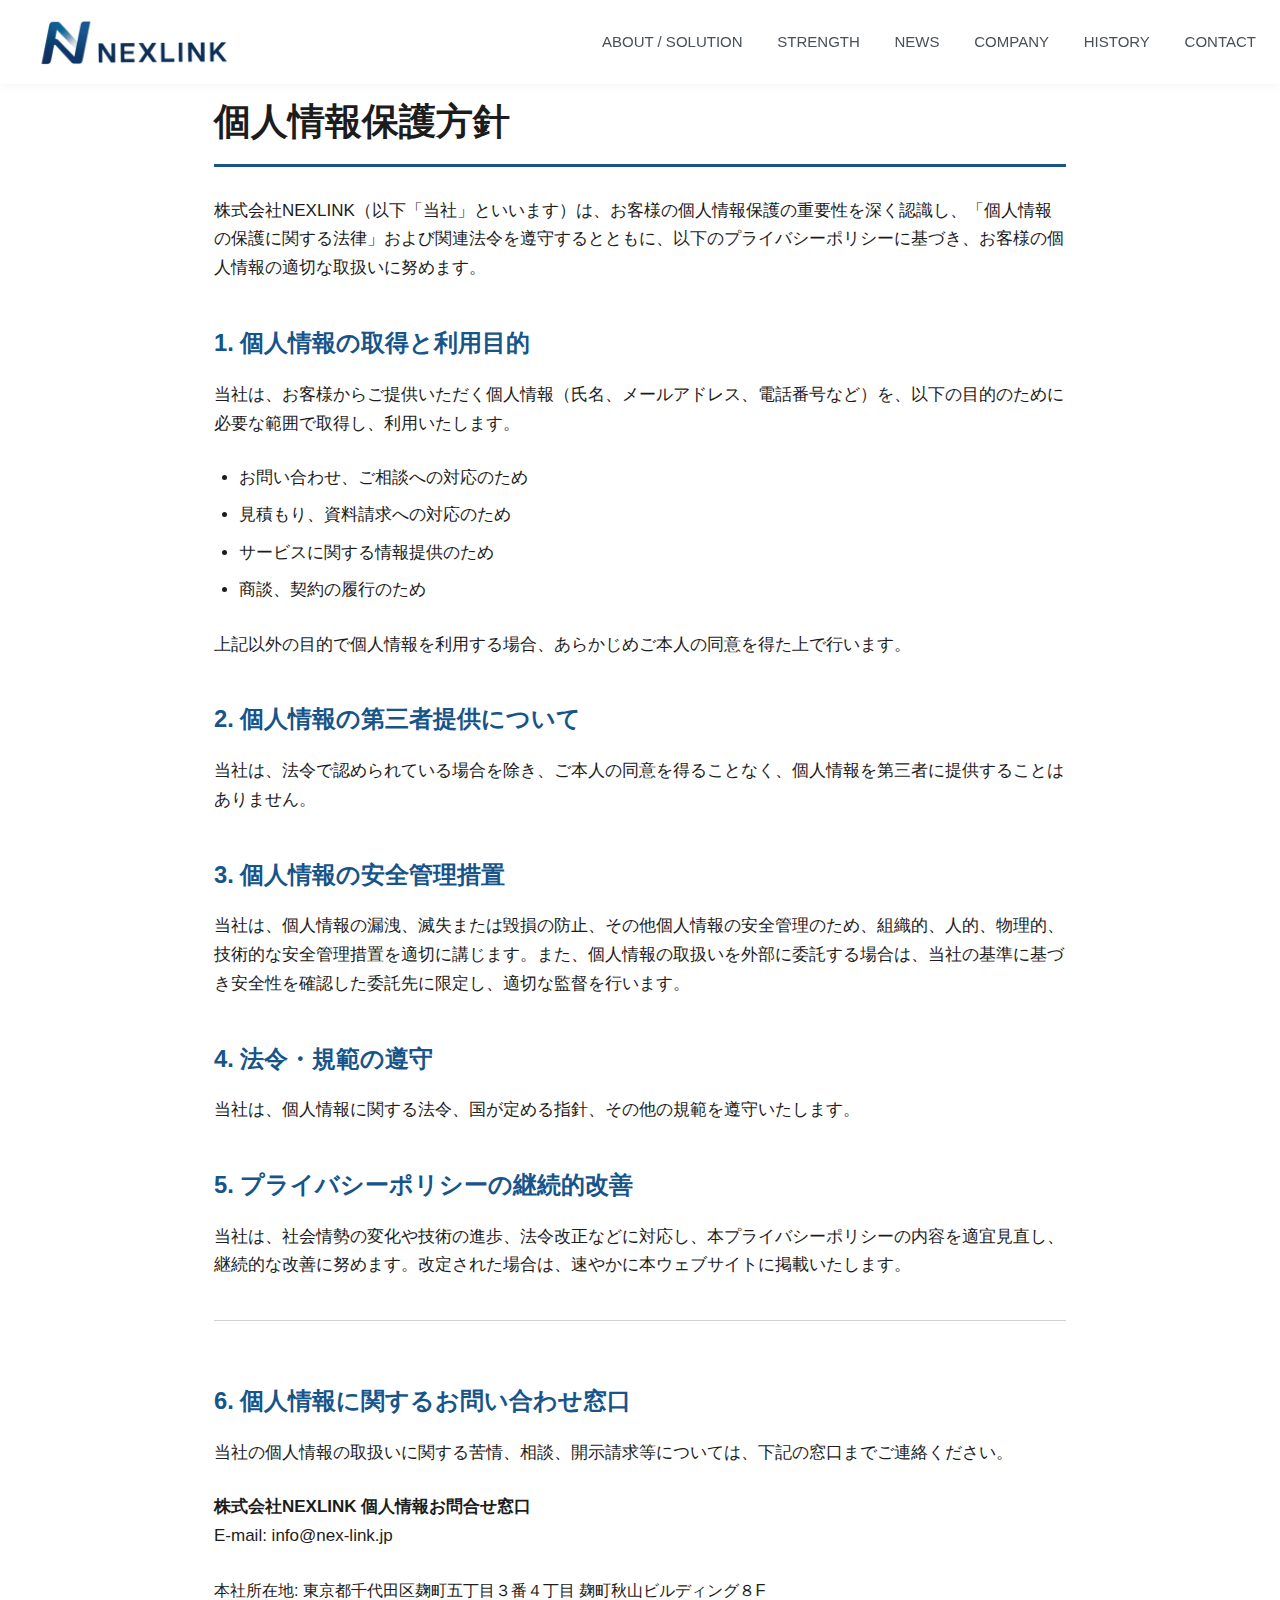
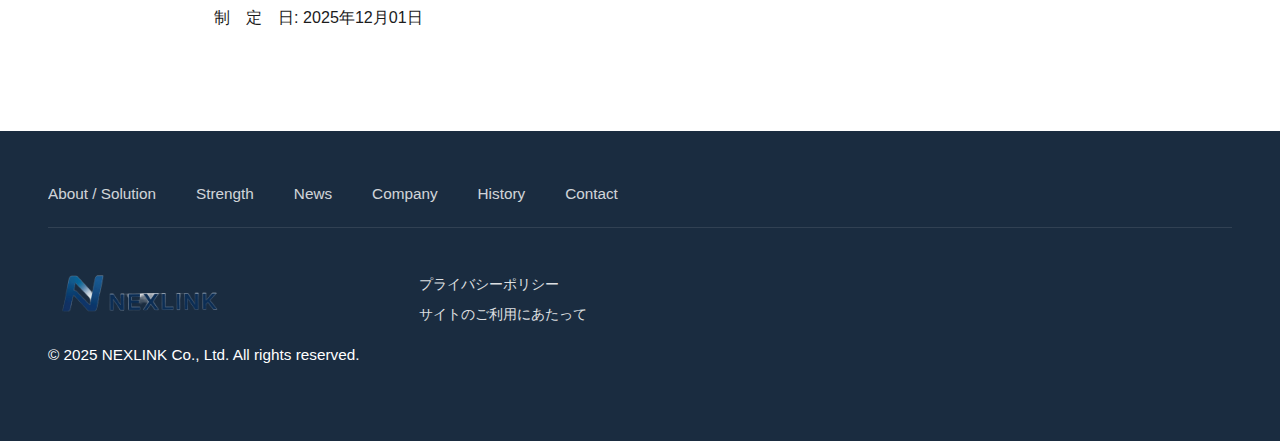
<file: policy.html>
<!DOCTYPE html>
<html lang="ja">
<head>
    <meta charset="UTF-8">
    <meta name="viewport" content="width=device-width, initial-scale=1.0">
    <title>プライバシーポリシー | 株式会社NEXLINK</title>
    <link rel="icon" href="https://nex-link.jp/favicon.ico" type="image/x-icon" />
    <link rel="canonical" href="https://nex-link.jp/policy.html" />
    <link rel="stylesheet" href="style.css"/>
    <script type="application/ld+json">
    {
        "@context": "https://schema.org",
        "@graph": [
            // 1. WebSite (ウェブサイト全体の情報 - 変更なし)
            {
                "@type": "WebSite",
                "name": "株式会社NEXLINK",
                "alternateName": [
                    "カブシキガイシャ ネクスリンク", 
                    "NEXLINK Japan Co., Ltd." 
                ],
                "url": "https://nex-link.jp/",
                "potentialAction": {
                    "@type": "SearchAction",
                    "target": "https://nex-link.jp/?s={search_term_string}",
                    "query-input": "required name=search_term_string"
                }
            },
            
            // 2. WebPage (プライバシーポリシーページの情報)
            {
                "@type": ["WebPage", "PrivacyPolicy"], // PrivacyPolicyタイプを追加
                "url": "https://nex-link.jp/policy.html", // URLをプライバシーポリシーのページに修正
                "name": "プライバシーポリシー", // ページタイトルに修正
                "isPartOf": { "@id": "https://nex-link.jp/#website" },
                "primaryImageOfPage": "https://nex-link.jp/img/ogp-image-nexlink.png",
                "datePublished": "2025-12-04", // 公開日を修正
                "dateModified": "2025-12-04" // 最終更新日を修正
            },
            
            // 3. Article (ページの内容としての情報)
            {
                "@type": "Article",
                "mainEntityOfPage": "https://nex-link.jp/policy.html", // URLをプライバシーポリシーのページに修正
                "headline": "株式会社NEXLINK プライバシーポリシー（個人情報保護方針）", // 記事の見出しを修正
                "description": "株式会社NEXLINKの個人情報保護方針、個人情報の利用目的、第三者提供の制限、安全管理措置、お問い合わせ窓口についての詳細。", // 記事の概要を修正
                "author": {
                    "@type": "Organization",
                    "name": "株式会社NEXLINK",
                    "url": "https://nex-link.jp/index.html#company" 
                },
                "publisher": {
                    "@type": "Organization",
                    "name": "株式会社NEXLINK",
                    "logo": {
                        "@type": "ImageObject",
                        "url": "https://nex-link.jp/logo.png"
                    }
                },
                "datePublished": "2025-12-04", // 公開日を修正
                "dateModified": "2025-12-04" // 最終更新日を修正
            }
        ]
    }
    </script>
    <style>
        /* デザイン変数 (フッター用) */
        :root{
            --accent:#16548a;         /* 濃いブルー */
            --works-bg:#1A2C40;       /* ダークネイビー */
            --wrap:1300px; --wrap-px:24px;
        }

        body {
            font-family: 'Noto Sans JP', sans-serif;
            line-height: 1.7;
            color: #1C1C1C; /* ink */
            margin: 0;
            padding: 0;
            background-color: #FFFFFF; /* bg */
        }
        .policy-container {
            max-width: 900px;
            /* フッターとの間にスペースを確保 */
            margin: 90px auto 100px auto; 
            padding: 0 24px;
        }
        h1 {
            font-size: 2.2rem;
            font-weight: 700;
            margin-bottom: 30px;
            border-bottom: 3px solid var(--accent); /* accent */
            padding-bottom: 10px;
        }
        h2 {
            font-size: 1.4rem;
            font-weight: 600;
            margin-top: 40px;
            margin-bottom: 15px;
            color: var(--accent); /* accent */
        }
        p, ul {
            margin-bottom: 1.5em;
            font-size: 1rem;
        }
        ul {
            padding-left: 25px;
        }
        li {
            margin-bottom: 0.5em;
        }
        .contact-info {
            border-top: 1px solid #D1D1D1; /* line */
            padding-top: 20px;
            margin-top: 40px;
        }
        .signature {
            margin-top: 30px;
            text-align: right;
            font-size: 0.9rem;
            color: #495057; /* sub */
        }

        /* レスポンシブ対応 (モバイル向け) */
        @media (max-width: 980px){
            :root{
                --wrap-px: 16px;
            }
            .policy-container {
                margin: 80px auto 80px auto;
                padding: 0 var(--wrap-px);
            }
        }
        
    </style>
    <!-- Google tag (gtag.js) -->
    <script async src="https://www.googletagmanager.com/gtag/js?id=G-VSDG12XM25"></script>
    <script>
    window.dataLayer = window.dataLayer || [];
    function gtag(){dataLayer.push(arguments);}
    gtag('js', new Date());

    gtag('config', 'G-VSDG12XM25');
    </script>
</head>
<body>
    <header class="top-bar">
        <div class="brand logo-container">
            <img src="logo.png" alt="NEXLINK - The Invisible Grid Logo" class="logo-img">
        </div>
        <nav>
            <a href="index.html#about" class="nav-link">ABOUT / SOLUTION</a>
            <a href="index.html#works" class="nav-link">STRENGTH</a>
            <a href="index.html#news" class="nav-link">NEWS</a>
            <a href="index.html#company" class="nav-link">COMPANY</a>
            <a href="index.html#history" class="nav-link">HISTORY</a> <a href="index.html#contact" class="nav-link">CONTACT</a>
        </nav>
        <div class="hamburger" id="hamburger-icon">
            <span></span>
            <span></span>
            <span></span>
        </div>
    </header>
    
    <div class="nav-drawer" id="mobile-drawer">
        <a href="index.html#about" class="nav-link">ABOUT / SOLUTION</a>
        <a href="index.html#works" class="nav-link">STRENGTH</a>
        <a href="index.html#news" class="nav-link">NEWS</a>
        <a href="index.html#company" class="nav-link">COMPANY</a>
        <a href="index.html#history" class="nav-link">HISTORY</a> <a href="index.html#contact" class="nav-link">CONTACT</a>
    </div>

    <div class="policy-container">

        <h1>個人情報保護方針</h1>

        <p>株式会社NEXLINK（以下「当社」といいます）は、お客様の個人情報保護の重要性を深く認識し、「個人情報の保護に関する法律」および関連法令を遵守するとともに、以下のプライバシーポリシーに基づき、お客様の個人情報の適切な取扱いに努めます。</p>

        <h2>1. 個人情報の取得と利用目的</h2>
        <p>当社は、お客様からご提供いただく個人情報（氏名、メールアドレス、電話番号など）を、以下の目的のために必要な範囲で取得し、利用いたします。</p>
        <ul>
            <li>お問い合わせ、ご相談への対応のため</li>
            <li>見積もり、資料請求への対応のため</li>
            <li>サービスに関する情報提供のため</li>
            <li>商談、契約の履行のため</li>
        </ul>
        <p>上記以外の目的で個人情報を利用する場合、あらかじめご本人の同意を得た上で行います。</p>

        <h2>2. 個人情報の第三者提供について</h2>
        <p>当社は、法令で認められている場合を除き、ご本人の同意を得ることなく、個人情報を第三者に提供することはありません。</p>

        <h2>3. 個人情報の安全管理措置</h2>
        <p>当社は、個人情報の漏洩、滅失または毀損の防止、その他個人情報の安全管理のため、組織的、人的、物理的、技術的な安全管理措置を適切に講じます。また、個人情報の取扱いを外部に委託する場合は、当社の基準に基づき安全性を確認した委託先に限定し、適切な監督を行います。</p>

        <h2>4. 法令・規範の遵守</h2>
        <p>当社は、個人情報に関する法令、国が定める指針、その他の規範を遵守いたします。</p>

        <h2>5. プライバシーポリシーの継続的改善</h2>
        <p>当社は、社会情勢の変化や技術の進歩、法令改正などに対応し、本プライバシーポリシーの内容を適宜見直し、継続的な改善に努めます。改定された場合は、速やかに本ウェブサイトに掲載いたします。</p>

        <div class="contact-info">
            <h2>6. 個人情報に関するお問い合わせ窓口</h2>
            <p>当社の個人情報の取扱いに関する苦情、相談、開示請求等については、下記の窓口までご連絡ください。</p>
            <p><strong>株式会社NEXLINK 個人情報お問合せ窓口</strong><br>
            E-mail: info@nex-link.jp</p>
            
            <p style="font-size:0.95rem; margin-top:20px;">
                本社所在地: 東京都千代田区麹町五丁目３番４丁目 麹町秋山ビルディング８F<br>
                制　定　日: 2025年12月01日
            </p>
            </div>

    </div>
    
    <footer>
        <div class="wrap">

            <div class="foot-nav">
                <a href="index.html#about" class="foot-link">About / Solution</a>
                <a href="index.html#works" class="foot-link">Strength</a>
                <a href="index.html#news" class="foot-link">News</a>
                <a href="index.html#company" class="foot-link">Company</a>
                <a href="index.html#history" class="foot-link">History</a>
                <a href="index.html#contact" class="foot-link">Contact</a>
            </div>

            <!-- ▼ このブロックが横並び対象 ▼ -->
            <div class="foot-bottom-row">

                <div class="bottom-left">
                    <div class="brand logo-container" style="margin-bottom: 5px;">
                        <img src="logo.png" alt="NEXLINK Logo" class="logo-img" style="height: 40px;">
                    </div>
                    <p class="copy-txt">© 2025 NEXLINK Co., Ltd. All rights reserved.</p>
                </div>

                <div class="legal-links">
                    <a href="privacy.html" class="legal-link">プライバシーポリシー</a>
                    <a href="terms.html" class="legal-link">サイトのご利用にあたって</a>
                </div>

            </div>
        </div>
    </footer>
    <script src="script.js" defer></script>
    </body>
</html>
</file>
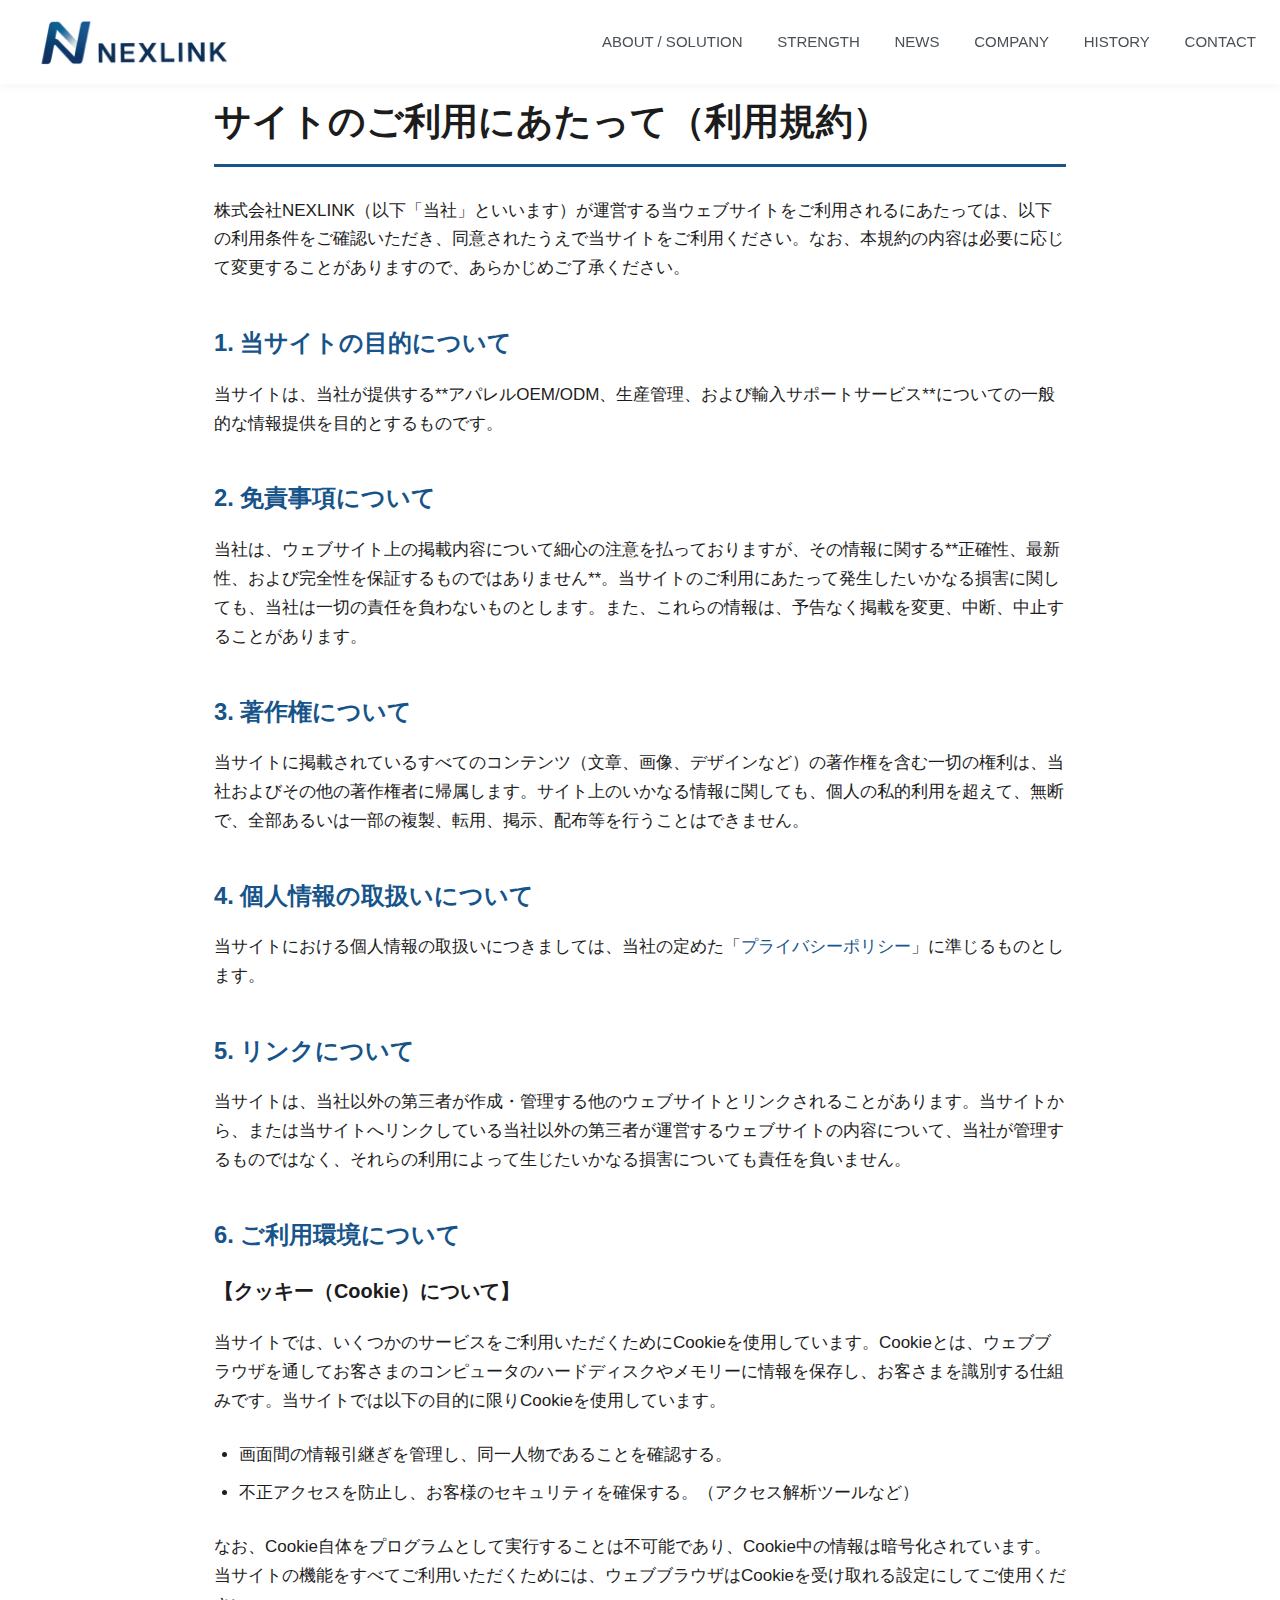
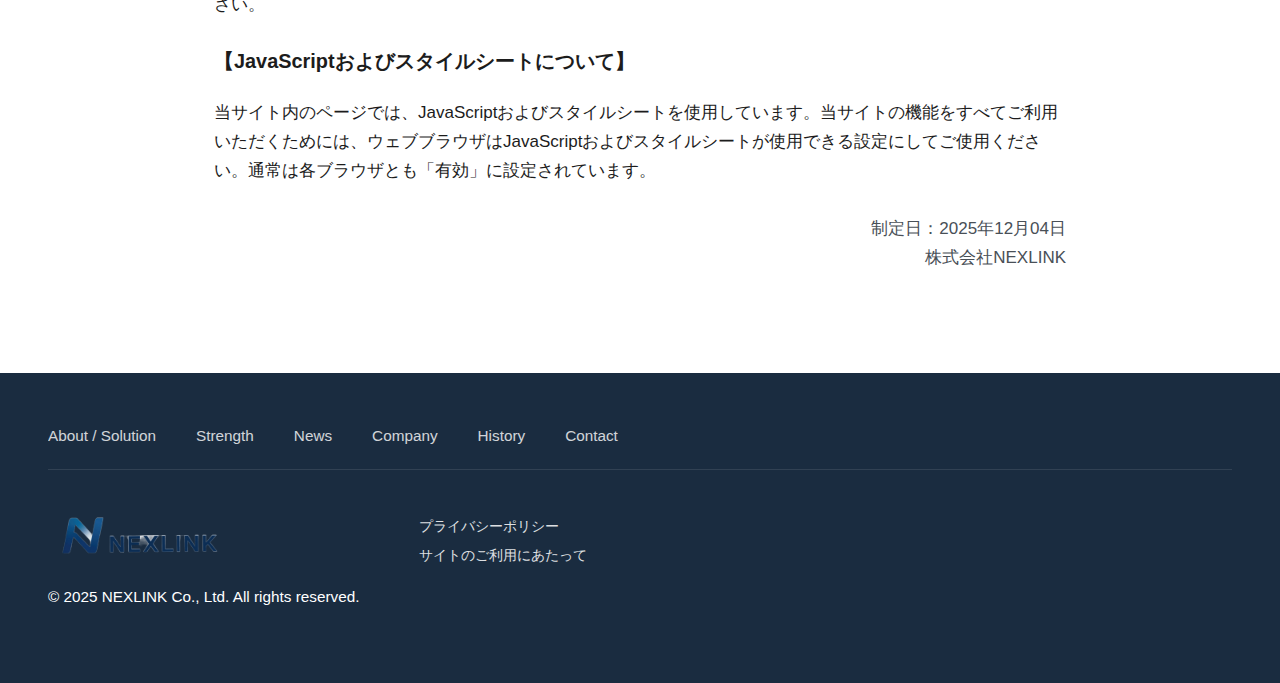
<file: terms.html>
<!DOCTYPE html>
<html lang="ja">
<head>
    <meta charset="UTF-8">
    <meta name="viewport" content="width=device-width, initial-scale=1.0">
    <title>サイトのご利用にあたって | 株式会社NEXLINK</title>
    
    <link rel="canonical" href="https://nex-link.jp/terms.html" /> 
    
    <link rel="icon" href="https://nex-link.jp/favicon.ico" type="image/x-icon" />

    <link rel="stylesheet" href="style.css"/>
    <script type="application/ld+json">
    {
        "@context": "https://schema.org",
        "@graph": [
            {
                "@type": "WebSite",
                "name": "株式会社NEXLINK",
                "url": "https://nex-link.jp/",
                "potentialAction": {
                    "@type": "SearchAction",
                    "target": "https://nex-link.jp/?s={search_term_string}",
                    "query-input": "required name=search_term_string"
                }
            },
            {
                "@type": "WebPage",
                "url": "https://nex-link.jp/terms.html",
                "name": "サイトのご利用にあたって（利用規約）",
                "isPartOf": { "@id": "https://nex-link.jp/#website" },
                "primaryImageOfPage": "https://nex-link.jp/img/ogp-image-nexlink.png",
                "datePublished": "2025-12-04",
                "dateModified": "2025-12-04" 
            },
            {
                "@type": "Article",
                "mainEntityOfPage": "https://nex-link.jp/terms.html",
                "headline": "サイトのご利用にあたって：株式会社NEXLINKの利用条件と免責事項",
                "description": "株式会社NEXLINKが運営するウェブサイトの利用規約、当サイトの目的、免責事項、著作権、個人情報の取り扱い、およびご利用環境についての詳細。",
                "author": {
                    "@type": "Organization",
                    "name": "株式会社NEXLINK",
                    "url": "https://nex-link.jp/index.html#company" 
                },
                "publisher": {
                    "@type": "Organization",
                    "name": "株式会社NEXLINK",
                    "logo": {
                        "@type": "ImageObject",
                        "url": "https://nex-link.jp/logo.png"
                    }
                },
                "datePublished": "2025-12-04",
                "dateModified": "2025-12-04" 
            }
        ]
    }
    </script>
    <style>
        /* ========== プライバシーポリシーのスタイルを流用 ========== */
        /* デザイン変数 (フッター用) */
        :root{
            --accent:#16548a;         /* 濃いブルー */
            --works-bg:#1A2C40;       /* ダークネイビー */
            --wrap:1300px; --wrap-px:24px;
        }

        body {
            font-family: 'Noto Sans JP', sans-serif;
            line-height: 1.7;
            color: #1C1C1C; /* ink */
            margin: 0;
            padding: 0;
            background-color: #FFFFFF; /* bg */
        }
        .policy-container {
            max-width: 900px;
            /* フッターとの間にスペースを確保 */
            margin: 90px auto 100px auto; 
            padding: 0 24px;
        }
        h1 {
            font-size: 2.2rem;
            font-weight: 700;
            margin-bottom: 30px;
            border-bottom: 3px solid var(--accent); /* accent */
            padding-bottom: 10px;
        }
        h2 {
            font-size: 1.4rem;
            font-weight: 600;
            margin-top: 40px;
            margin-bottom: 15px;
            color: var(--accent); /* accent */
        }
        p, ul {
            margin-bottom: 1.5em;
            font-size: 1rem;
        }
        ul {
            padding-left: 25px;
        }
        li {
            margin-bottom: 0.5em;
        }
        .signature {
            margin-top: 30px;
            text-align: right;
            font-size: 0.9rem;
            color: #495057; /* sub */
        }

        /* レスポンシブ対応 (モバイル向け) */
        @media (max-width: 980px){
            :root{
                --wrap-px: 16px;
            }
            .policy-container {
                margin: 80px auto 80px auto;
                padding: 0 var(--wrap-px);
            }
        }
        /* Google Analyticsタグなどは他のページからコピーしてください */
        
    </style>
    <script async src="https://www.googletagmanager.com/gtag/js?id=G-VSDG12XM25"></script>
    <script>
    window.dataLayer = window.dataLayer || [];
    function gtag(){dataLayer.push(arguments);}
    gtag('js', new Date());

    gtag('config', 'G-VSDG12XM25');
    </script>
</head>
<body>
    <header class="top-bar">
        <div class="brand logo-container">
            <img src="logo.png" alt="NEXLINK - The Invisible Grid Logo" class="logo-img">
        </div>
        <nav>
            <a href="index.html#about" class="nav-link">ABOUT / SOLUTION</a>
            <a href="index.html#works" class="nav-link">STRENGTH</a>
            <a href="index.html#news" class="nav-link">NEWS</a>
            <a href="index.html#company" class="nav-link">COMPANY</a>
            <a href="index.html#history" class="nav-link">HISTORY</a> <a href="index.html#contact" class="nav-link">CONTACT</a>
        </nav>
        <div class="hamburger" id="hamburger-icon">
            <span></span>
            <span></span>
            <span></span>
        </div>
    </header>
    
    <div class="nav-drawer" id="mobile-drawer">
        <a href="index.html#about" class="nav-link">ABOUT / SOLUTION</a>
        <a href="index.html#works" class="nav-link">STRENGTH</a>
        <a href="index.html#news" class="nav-link">NEWS</a>
        <a href="index.html#company" class="nav-link">COMPANY</a>
        <a href="index.html#history" class="nav-link">HISTORY</a> <a href="index.html#contact" class="nav-link">CONTACT</a>
    </div>

    <div class="policy-container">

        <h1>サイトのご利用にあたって（利用規約）</h1>

        <p>株式会社NEXLINK（以下「当社」といいます）が運営する当ウェブサイトをご利用されるにあたっては、以下の利用条件をご確認いただき、同意されたうえで当サイトをご利用ください。なお、本規約の内容は必要に応じて変更することがありますので、あらかじめご了承ください。</p>

        <h2>1. 当サイトの目的について</h2>
        <p>当サイトは、当社が提供する**アパレルOEM/ODM、生産管理、および輸入サポートサービス**についての一般的な情報提供を目的とするものです。</p>

        <h2>2. 免責事項について</h2>
        <p>当社は、ウェブサイト上の掲載内容について細心の注意を払っておりますが、その情報に関する**正確性、最新性、および完全性を保証するものではありません**。当サイトのご利用にあたって発生したいかなる損害に関しても、当社は一切の責任を負わないものとします。また、これらの情報は、予告なく掲載を変更、中断、中止することがあります。</p>

        <h2>3. 著作権について</h2>
        <p>当サイトに掲載されているすべてのコンテンツ（文章、画像、デザインなど）の著作権を含む一切の権利は、当社およびその他の著作権者に帰属します。サイト上のいかなる情報に関しても、個人の私的利用を超えて、無断で、全部あるいは一部の複製、転用、掲示、配布等を行うことはできません。</p>

        <h2>4. 個人情報の取扱いについて</h2>
        <p>当サイトにおける個人情報の取扱いにつきましては、当社の定めた「<a href="policy.html" rel="noopener noreferrer">プライバシーポリシー</a>」に準じるものとします。</p>

        <h2>5. リンクについて</h2>
        <p>当サイトは、当社以外の第三者が作成・管理する他のウェブサイトとリンクされることがあります。当サイトから、または当サイトへリンクしている当社以外の第三者が運営するウェブサイトの内容について、当社が管理するものではなく、それらの利用によって生じたいかなる損害についても責任を負いません。</p>

        <h2>6. ご利用環境について</h2>
        
        <h3>【クッキー（Cookie）について】</h3>
        <p>当サイトでは、いくつかのサービスをご利用いただくためにCookieを使用しています。Cookieとは、ウェブブラウザを通してお客さまのコンピュータのハードディスクやメモリーに情報を保存し、お客さまを識別する仕組みです。当サイトでは以下の目的に限りCookieを使用しています。</p>
        <ul>
            <li>画面間の情報引継ぎを管理し、同一人物であることを確認する。</li>
            <li>不正アクセスを防止し、お客様のセキュリティを確保する。（アクセス解析ツールなど）</li>
        </ul>
        <p>なお、Cookie自体をプログラムとして実行することは不可能であり、Cookie中の情報は暗号化されています。当サイトの機能をすべてご利用いただくためには、ウェブブラウザはCookieを受け取れる設定にしてご使用ください。</p>
        
        <h3>【JavaScriptおよびスタイルシートについて】</h3>
        <p>当サイト内のページでは、JavaScriptおよびスタイルシートを使用しています。当サイトの機能をすべてご利用いただくためには、ウェブブラウザはJavaScriptおよびスタイルシートが使用できる設定にしてご使用ください。通常は各ブラウザとも「有効」に設定されています。</p>

        <div class="signature">
            <p>制定日：2025年12月04日<br>
            株式会社NEXLINK</p>
        </div>

    </div>
    
    <footer>
        <div class="wrap">

            <div class="foot-nav">
                <a href="index.html#about" class="foot-link">About / Solution</a>
                <a href="index.html#works" class="foot-link">Strength</a>
                <a href="index.html#news" class="foot-link">News</a>
                <a href="index.html#company" class="foot-link">Company</a>
                <a href="index.html#history" class="foot-link">History</a>
                <a href="index.html#contact" class="foot-link">Contact</a>
            </div>

            <!-- ▼ このブロックが横並び対象 ▼ -->
            <div class="foot-bottom-row">

                <div class="bottom-left">
                    <div class="brand logo-container" style="margin-bottom: 5px;">
                        <img src="logo.png" alt="NEXLINK Logo" class="logo-img" style="height: 40px;">
                    </div>
                    <p class="copy-txt">© 2025 NEXLINK Co., Ltd. All rights reserved.</p>
                </div>

                <div class="legal-links">
                    <a href="privacy.html" class="legal-link">プライバシーポリシー</a>
                    <a href="terms.html" class="legal-link">サイトのご利用にあたって</a>
                </div>

            </div>
        </div>
    </footer>
    <script src="script.js" defer></script>
    </body>
</html>
</file>
<file: style.css>
/* ========== Design Tokens (The Invisible Grid - Brand Core: Deep Blue Theme) ========== */
    :root{
      /* --- Monochrome & Texture --- */
      --bg:#FFFFFF;             
      --bg-accent:#EAEAEA;
      --ink:#1C1C1C;            
      --sub:#495057;            
      --line:#D1D1D1;
      
      /* --- Brand & Digital Accent (Brand Core: Deep Blue) --- */
      --brand-logo:#16548a;     /* ロゴカラー / 濃いブルー */
      --accent:#16548a;         /* 濃いブルー */
      --accent-dark:#124471;    /* アクセントのダーク版 */

      /* Worksセクションの背景色 */
      --works-bg:#1A2C40;       /* ダークネイビー */
      
      --wrap:1300px; --wrap-px:24px;
      --radius:4px; 
      --section-pad:10vh 0; 
      --heading-mb:16px;
      --lead-mb:24px;
      --card-gap:20px;
      
      --easing-out: cubic-bezier(0.23, 1, 0.32, 1);
    }

    *{box-sizing:border-box}
    html,body{
        margin:0;height:100%;scroll-behavior:smooth;
        background:var(--bg);
        color:var(--ink);
        font-family:'Noto Sans JP', 'Segoe UI', system-ui, -apple-system, sans-serif;
        font-size:17px;line-height:1.7;
    }
    a{color:var(--accent);text-decoration:none; transition: color .2s ease}
    a:hover{color:var(--accent-dark)}
    img{max-width:100%;display:block}
    .wrap{max-width:var(--wrap);margin-inline:auto;padding:0 var(--wrap-px)}

    /* ========== Layout Shell (Simple) ========== */
    .shell{min-height:100vh;}
    section{padding:var(--section-pad);border-bottom:1px solid var(--line);
        transition: background .4s ease, border-color .4s ease;
    }
    section:nth-child(even){ background:var(--bg-accent); }
    section:last-child{ border-bottom: none; }

    /* ========== Top Bar & Navigation ========== */
    .top-bar{
        position:fixed; top:0; left:0; right:0; 
        z-index:150; 
        background:rgba(255,255,255,.95); 
        backdrop-filter: blur(8px);
        padding:18px var(--wrap-px);
        box-shadow:0 1px 12px rgba(0,0,0,.05);
        display:flex; justify-content:space-between; align-items:center;
        transform:translateY(0);
        transition: padding .3s ease, background .3s ease, box-shadow .3s ease, transform .3s ease;
    }
    .top-bar.scrolled{
        background:rgba(255,255,255,.8); 
        box-shadow:0 1px 6px rgba(0,0,0,.08);
        padding:12px var(--wrap-px); 
    }

    .brand.logo-container{
        color:var(--ink); 
        font-size: 0; 
    }

    .logo-img{
        height: 48px; 
        width: auto;
        display: block;
        transition: height .3s ease; 
    }

    /* スクロール時のロゴサイズの調整 */
    .top-bar.scrolled .logo-img{
        height: 20px; 
    }
    
    .nav-link{
        font-size:15px; font-weight:500; color:var(--sub); margin-left:30px;
        position:relative; transition: color .2s ease;
        display:inline-block; 
        padding: 5px 0; 
    }
    .nav-link:hover{color:var(--ink);}
    .nav-link::after{
        content:""; position:absolute; bottom:-6px; left:0; right:100%; height:2px;
        background:var(--accent);
        transition: right .3s var(--easing-out);
    }
    .nav-link:hover::after{right:0;}

    /* ハンバーガーメニュー */
    .hamburger{
        display:none; 
        width:24px;height:24px; 
        position:relative; 
        cursor:pointer; 
        z-index: 160; 
        transition: transform .3s ease;
    }
    .hamburger span{
        display:block; width:100%; height:2px; background:var(--ink);
        position:absolute; left:0; transition: all .3s ease;
    }
    .hamburger span:nth-child(1){ top:4px; }
    .hamburger span:nth-child(2){ top:11px; }
    .hamburger span:nth-child(3){ top:18px; }
    .hamburger.open span:nth-child(1){ top:11px; transform:rotate(45deg); }
    .hamburger.open span:nth-child(2){ opacity:0; }
    .hamburger.open span:nth-child(3){ top:11px; transform:rotate(-45deg); }
    
    .nav-drawer{
        display:none; 
        position:fixed; 
        top:0; 
        right:0; 
        width:300px; 
        height:100vh;
        background:var(--bg); 
        padding:100px 30px 30px;
        box-shadow: -4px 0 10px rgba(0,0,0,.1);
        transform:translateX(100%);
        transition: transform .4s cubic-bezier(0.25, 0.46, 0.45, 0.94);
        flex-direction:column;
        gap: 15px;
        z-index: 110; 
    }
    .nav-drawer.open{ transform:translateX(0); }


    /* ========== Hero ========== */
    #hero{
        min-height:95vh; padding-top:100px;
        background:var(--works-bg); 
        color:#ffffff; overflow:hidden;
        display:grid; align-items:center;
        position:relative; isolation:isolate;
    }
    #hero::before{
        content:""; position:absolute; inset:0; z-index:-1;
        background-image: linear-gradient(to right, rgba(255, 255, 255, .08) 1px, transparent 1px), 
                          linear-gradient(to bottom, rgba(255, 255, 255, .08) 1px, transparent 1px);
        background-size: 30px 30px; 
        animation: grid-move 60s linear infinite; 
    }
    @keyframes grid-move {
      from { background-position: 0 0; }
      to { background-position: 60px 60px; } 
    }
    .hero-video-bg{
        position:absolute; inset:0; z-index:-2; 
        opacity:.4;
    }
    .hero-video-bg video{width:100%;height:100%;object-fit:cover;}
    .hero .wrap{ position:relative; z-index:2; }
    .kine{
        font-weight:900;white-space: nowrap;letter-spacing:-.02em;font-size:clamp(50px,9vw,80px);line-height:1.02;margin:0 0 20px;
        position:relative;
        display:inline-block;
    }

    /* ========== Unified Head ========== */
    .section-head{margin:0 0 40px;}
    .eyebrow{font-family:'JetBrains Mono', monospace; font-weight:700; font-size:14px; line-height:1; letter-spacing:.15em; color:var(--accent); opacity:.9; margin:0 0 8px;}
    .section-title{
      font-weight:700;
      font-size:clamp(32px, 5vw, 48px);
      margin:0 0 var(--heading-mb);letter-spacing:.01em}
    .lead{color:var(--sub);max-width:90ch; margin:0 0 var(--lead-mb);}

    /* ========== About ========== */
    #about .grid{
    display:grid; gap:var(--card-gap);
    grid-template-columns: repeat(3, 1fr);
    }
    .about-card{
    /* ★ 修正点: Flexboxを適用し、子要素を縦方向に配置 */
    display: flex;
    flex-direction: column;
    /* ★ 修正点: 高さの異なるカードが揃うように min-height を設定するのも有効ですが、
        今回はFlexboxで画像を下に寄せます。*/
        
    border:1px solid var(--line); 
    border-radius:var(--radius);
    padding:24px;
    transition:transform .2s var(--easing-out), box-shadow .2s var(--easing-out), border-color .2s ease;
    position:relative;
    }
    .about-card:hover{ 
        transform:translateY(-2px);
        border-color:var(--accent);
        box-shadow:0 8px 18px rgba(0,0,0,.05);
    }
    .about-card .kicker{ font-family:'JetBrains Mono', monospace; font-weight:700; font-size:12px; color:var(--accent); letter-spacing:.05em;}
    .about-card h3{ margin:10px 0 10px; font-size:20px; font-weight:600; }
    .about-card p{ margin:0; color:var(--sub); font-size:0.95rem; }
    .about-card .pts{ display:flex; gap:8px; flex-wrap:wrap; margin-top:12px; }
    .pill{
      padding:4px 8px; border-radius:3px; font-size:13px;
      background:var(--bg-accent); 
      color:var(--sub); 
    }
    .process-widget{
        display:grid; grid-template-columns:1fr 4fr 1fr; gap:20px;
        align-items:center;
        border:1px solid var(--line); 
        border-radius:var(--radius); padding:20px 24px; margin-top:40px;
        background:var(--bg); 
    }
    .process-widget > * { font-family:'JetBrains Mono', monospace; font-weight:400; font-size:14px; color:var(--ink); }
    .progress-bar{ 
        display:flex; gap:4px; flex-grow:1; margin:0; height:8px; /* ★ 高さ8px */
        border-radius:4px; overflow:hidden; 
    }
    .step{ 
        height:100%; /* ★ バーの高さ */
        flex-grow:1; background:var(--line); transition: background .4s ease 
    }
    .step.active{ 
        background:var(--accent);
    }
    .about-card .img-container {
        /* これまでの設定は維持しつつ、上部の要素との間に自動マージンを設けて下に寄せます */
        margin-top: auto; 
        
        height: 180px; 
        width: 100%;
        margin-bottom: 0px; /* 元のCSSでは20pxありましたが、画像の下に余白が不要であれば0に */
        border-radius: var(--radius);
        overflow: hidden;
        background: var(--bg-accent);
        border: 1px solid var(--line);
    }
    .about-card .img-container img {
        width: 100%;
        height: 100%;
        object-fit: cover; /* 画像がコンテナ全体を覆うように調整 */
    }

    /* ========== Works (Strength Section) ========== */
    #works{
        background:var(--works-bg); 
        color:#ffffff;
        padding:80px 0; /* 上下のパディングを追加 */
    }

    #works .eyebrow, #works .lead{ 
        color:var(--accent); 
    }

    /* グリッドコンテナ */
    #works .grid{
        display:grid; 
        grid-template-columns:repeat(auto-fit, minmax(300px, 1fr)); /* レスポンシブグリッド */
        gap:30px;
        margin-top:40px;
    }

    /* カードコンテナのスタイル */
    .work-card{
        /* ★ 修正点: Flexboxを適用し、子要素を縦方向に配置 */
        display: flex;
        flex-direction: column;
        height: auto; /* 高さを固定せず、内容物に合わせて自動調整 */
        
        border:1px solid var(--sub); 
        border-radius:var(--radius); 
        overflow:hidden;
        background:var(--works-bg);
        transition:transform .3s var(--easing-out), border-color .3s ease;
        position:relative;
        perspective: 1000px; 
    }

    /* ホバー効果 */
    .work-card:hover{
        transform:translateY(-6px);
        border-color:var(--accent);
    }

    /* 画像コンテナ (HTMLで追加した .work-img-container ) */
    .work-img-container {
        height: 300px; /* 画像の高さ固定 */
        width: 100%;
        overflow: hidden;
        background: var(--bg-accent);
    }

    .work-img-container img { 
        width:100%; 
        height:100%; 
        object-fit:cover; /* コンテナ全体を覆う */
        display:block;
    }

    /* テキスト詳細部分 */
    .work-detail{
        /* ★ 修正点: テキスト部分を可能な限り伸ばし、画像を底に揃える */
        flex-grow: 1; 
        padding:20px; /* パディング調整 */
        font-size:15px; 
        color:var(--sub);
    }

    .work-detail h3{
        margin:0 0 8px; 
        font-weight:700; 
        color:var(--accent); /* タイトルをアクセントカラーに変更 */
        font-size: 20px; 
    }

    .work-detail p{
        margin:0; 
        font-size:1rem; 
        color:#ffffff; 
        line-height: 1.6; /* 行間調整 */
    }

    /* ========== NEWS Block Style ========== */
    #news .news-list{
        list-style:none; padding:0; margin:0;
    }
    .news-item{
        border-bottom:1px dashed var(--line);
        padding:15px 0;
        display:flex; align-items:flex-start;
        gap: 30px;
        transition: background .2s ease;
    }
    .news-item:hover{
        background: rgba(22, 84, 138, 0.03); /* アクセントカラーの薄い背景 */
    }
    .news-item .date{
        font-family:'JetBrains Mono', monospace;
        font-size:14px;
        font-weight:500;
        color:var(--sub);
        flex-shrink:0;
        width: 100px; /* PCでの日付幅 */
    }
    .news-item .category{
        font-size:13px;
        font-weight:600;
        padding:4px 8px;
        border-radius:2px;
        background:var(--accent);
        color:#ffffff;
        letter-spacing:.05em;
        flex-shrink:0;
    }
    .news-item .title{
        font-size:1rem;
        font-weight:400;
        color:var(--ink);
    }
    .news-item a{
        display:flex; align-items:flex-start; gap: 30px; width:100%;
    }

    /* ========== HISTORY Block Style ========== */
    #history{
        background:var(--works-bg); 
        color:#ffffff;
    }
    #history .eyebrow, #history .lead{ color:var(--accent); }
    .history-list{
        list-style:none; padding:0; margin:40px 0 0;
        position:relative;
    }
    /* タイムラインの縦線 */
    .history-list::before{
        content:'';
        position:absolute;
        left: 200px; /* PCでの日付と線の距離 */
        top: 0; bottom: 0;
        width: 2px;
        background: rgba(255,255,255,.1);
    }
    .history-item{
        display:flex;
        gap: 40px;
        padding: 20px 0;
        position:relative;
        align-items:flex-start;
    }
    /* タイムラインの丸い点 */
    .history-item::before{
        content:'';
        position:absolute;
        left: 196px; /* 縦線の位置に合わせる */
        top: 25px; 
        width: 10px; height: 10px;
        border-radius:50%;
        background: var(--accent);
        z-index:10;
        border: 2px solid var(--works-bg);
    }
    .history-item .year{
        font-family:'JetBrains Mono', monospace;
        font-size:1.4rem;
        font-weight:700;
        /* ★ 変更点: テキスト色を白に統一 */
        color:#ffffff; 
        width: 160px; /* 年の幅 */
        text-align:right;
        flex-shrink:0;
    }
    .history-item .description{
        color:#D1D1D1;
        font-size:1rem;
        line-height:1.5;
        max-width: 600px;
    }


    /* ========== Button Styles (with Gradient) ========== */
    .btn{
        padding:.9rem 1.6rem;
        border-radius:var(--radius);
        font-weight:600;
        transition: background .2s ease, transform .2s var(--easing-out), box-shadow .2s var(--easing-out);
        will-change: transform;
    }
    .btn.primary{
      /* 濃いブルーのグラデーションを適用 */
      background: linear-gradient(to bottom, var(--accent), var(--accent-dark));
      color:#FFFFFF; /* 文字色は白を維持 */
      border:1px solid var(--accent-dark);
      /* 高級感のあるシャドウ（ブルー系） */
      box-shadow: 0 4px 15px rgba(22, 84, 138, 0.4);
    }
    .btn.primary:hover{ 
      /* ホバー時はさらに深いブルーに */
      background: linear-gradient(to bottom, var(--accent-dark), #0e375d); 
      box-shadow: 0 8px 20px rgba(22, 84, 138, 0.5);
      transform:translateY(-1px); 
    }
    .btn.secondary{
      background:transparent;
      color:var(--ink);
      border:1px solid var(--sub);
    }
    .btn.secondary:hover{
        background:var(--bg-accent);
        border-color:var(--ink);
    }
    #hero .btn.secondary{
        color:#ffffff;
        border-color:#ffffff;
    }
    #hero .btn.secondary:hover{
        background:rgba(255,255,255,.1);
    }
    
    /* ========== Contact Form & Company Profile ========== */
    .form-control{
        padding:14px; 
        border:1px solid var(--line); 
        border-radius:var(--radius);
    }
    .form-control:focus{
        outline:none;
        border-color:var(--accent);
        /* 新アクセントカラーでシャドウ調整 */
        box-shadow:0 0 0 3px rgba(22, 84, 138, 0.25); 
    }
    /* フォーム送信後の状態：全体を操作不可にする */
    .is-submitted .form-control:disabled,
    .is-submitted .privacy-check input:disabled + label {
        background-color: #f5f5f5 !important; /* 背景を薄いグレーに */
        color: #6c757d !important;
        border-color: #dee2e6 !important;
        cursor: not-allowed;
    }

    /* 必須項目のエラー表示 */
    .input-error {
        border: 2px solid #dc3545 !important; /* 赤色の枠線 */
    }
    /* 同意チェックボックスのエラー表示 */
    .input-error-label {
        color: #dc3545 !important;
    }
    
    /* PC表示用の2カラムグリッドを定義 */
    .company-grid {
      display: grid;
      grid-template-columns: 1fr 1fr;
      gap: 40px;
    }
    
    /* グループ会社情報用のスタイル */
    .group-company-list {
        list-style: none;
        padding: 0;
        margin-top: 20px;
        border-top: 1px dashed var(--line);
        padding-top: 20px;
    }
    .group-company-list li {
        margin-bottom: 10px;
        display: flex;
        justify-content: space-between;
        align-items: center;
        border-bottom: 1px solid var(--bg-accent);
        padding-bottom: 5px;
    }
    .group-company-list li strong {
        color: var(--ink);
        font-weight: 600;
        font-size: 1.05rem;
    }
    .group-company-list li a {
        font-size: 0.95rem;
        font-family:'JetBrains Mono', monospace;
        text-decoration: underline;
    }

    /* PC用: dt/ddを左右に配置 */
    .def{margin:0; padding:0; list-style:none;}
    .def dt{float:left;clear:left;width:120px;color:var(--sub);font-weight:500;}
    .def dd{margin-left:120px; margin-bottom:1em; color:var(--ink);}

    /* Map Container Style */
    .map-container {
        height: 300px; 
        border: 1px solid var(--line);
        border-radius: var(--radius);
        overflow: hidden;
        background: var(--bg-accent);
    }
    .map-container iframe {
        width: 100%;
        height: 100%;
        border: none;
        display: block;
    }
    /* ★ 追加: プライバシーポリシー同意チェックボックスのスタイル */
    .privacy-check {
        margin-top: 20px;
        margin-bottom: 20px;
        display: flex;
        align-items: flex-start;
        font-size: 0.9rem;
    }
    .privacy-check input[type="checkbox"] {
        margin-top: 4px;
        flex-shrink: 0;
        width: 16px; 
        height: 16px;
        margin-right: 10px;
        accent-color: var(--accent); /* チェックされたときの色 */
    }
    .privacy-check label a {
        font-weight: 500;
        text-decoration: underline;
    }

    /* ========== Footer (Mobile Nav Support) ========== */
    /* ベーススタイル */
    footer {
        padding: 50px var(--wrap-px);
        background: var(--works-bg);
        color: #ffffff;
        font-size: 0.9rem;
    }

    /* wrap：縦積み */
    footer .wrap {
        display: flex;
        flex-direction: column;
        gap: 15px;
    }

    /* メインナビ */
    footer .foot-nav {
        display: flex;
        gap: 20px 40px;
        flex-wrap: wrap;
        margin-bottom: 20px;
        padding-bottom: 20px;
        border-bottom: 1px solid rgba(255,255,255,.1);
    }
    footer .foot-link {
        color: #ffffff;
        font-weight: 500;
        opacity: 0.8;
    }
    footer .foot-link:hover {
        opacity: 1;
        color: var(--accent);
    }
    footer .brand {
        color: var(--accent);
        font-size: 1.1rem;
    }

    /* --- 下段ブロック（ロゴ＋コピーライト＋法務リンク） --- */
    .foot-bottom-row {
        display: flex;
        flex-direction: column; /* モバイルで縦積み */
        gap: 20px;
        padding-top: 10px;
    }

    /* 左側：ロゴ＋コピーライト */
    .bottom-left {
        display: flex;
        flex-direction: column;
        gap: 8px;
    }

    /* 右側：法務リンク（縦並び） */
    .legal-links {
        display: flex;
        flex-direction: column;  /* 常に縦2段 */
        gap: 6px;
    }

    /* 法務リンクの見た目 */
    .legal-link {
        font-size: 0.8rem;
        color: #ffffff;  /* 色は自由に変更可能 */
        opacity: 0.85;
        text-decoration: none;
    }
    .legal-link:hover {
        opacity: 1;
        text-decoration: underline;
        color: #ffffff;
    }
    .copy-txt {
        white-space: nowrap; 
        font-size: 2.8vw; 
        min-width: 0;
    }

    /* --- PC版で横並びにする --- */
    @media (min-width: 768px) {
        .foot-bottom-row {
            flex-direction: row; /* ロゴ左、リンク右の横並びに */
            justify-content: flex-start;
            align-items: flex-start;
        }

        /* ロゴと法務リンクの距離 */
        .legal-links {
            margin-left: 40px;
        }
    
        .copy-txt {
            /* PC画面では固定サイズに戻す */
            font-size: 0.9rem; 
        }
    }

    /* ****************************************************** */
    /* ========== レスポンシブ対応 (Mobile/Tablet) ========== */
    /* ****************************************************** */
    @media (max-width: 980px){
      /* グローバル設定 */
      :root{
        --wrap-px: 16px;
        --section-pad: 8vh 0; 
      }
      
      /* トップバー */
      .top-bar{padding:12px var(--wrap-px);}
      .top-bar nav { 
          display:none;
      } 
      .top-bar .hamburger{ 
          display:block; 
      }
      .nav-drawer{
          display:flex; /* Mobile Nav Drawerを表示 */
      }
      .nav-drawer .nav-link{
          margin-left:0;
          padding: 10px 0;
          font-size: 1.1rem;
          border-bottom: 1px solid var(--line);
      }
      .nav-drawer .nav-link:last-child{
          border-bottom: none;
      }
      
      .brand{font-size:1rem;}

      /* 1. ヒーローセクション (HERO) の修正 (強制力アップ版) */
      #hero{
          min-height:70vh; 
          padding-top:80px;
          text-align: left !important; 
      }
      .kine{
          /* 画面幅で文字サイズを可変し、はみ出しを防止 */
          font-size:clamp(32px, 9vw, 60px) !important; 
          margin:0 0 15px !important;
          line-height: 1.2 !important; 
          white-space: normal !important; /* nowrapを確実に上書き */
          word-break: normal !important; 
          overflow-wrap: break-word !important;
      }
      .lead{
          font-size:1rem !important; 
          margin-bottom:30px !important;
          text-align: left !important;
      }
      .hero .wrap > div {
          margin-left: 0 !important; 
          max-width: 100% !important; 
          padding-right: var(--wrap-px) !important;
      }
      .hero .wrap > div > div{
          display:flex !important;
          flex-direction:column !important; /* ボタンを縦積みに強制 */
          gap:12px !important;
          width: 100% !important; 
      }
      .hero .wrap a.btn{
          width:100% !important; 
          text-align:center !important;
          padding: 1rem 1.6rem !important; 
          font-size: 1rem !important;
      }


      /* 2. Aboutセクション */
      #about .grid{grid-template-columns:1fr}
      .about-card{padding:20px;}
      
      /* 2. process-widget の修正 */
      .process-widget{
          grid-template-columns:1fr; /* 縦積みに変更 */
          text-align:center;
          padding: 15px 20px; /* パディングを少し調整 */
      }
      .process-widget > *{
          font-size:13px;
          text-align: center !important; /* 強制的に中央寄せ */
      }
      .progress-bar{
          /* 中央配置を明確にし、マージンを調整 */
          margin: 10px auto 15px auto; 
          max-width:300px;
      }

      /* Worksセクションの最適化 */
      #works .grid{ gap:0; } 
      .work-card{
        height:auto; 
        perspective:none;
        transition:none; 
        border:none; 
        border-radius:0;
        margin-bottom:1px; 
      }
      .work-card:hover{
        transform:none;
        border-color:none;
      }
      .work-content, .work-overlay{
          position:static; transform:none; backface-visibility:visible;
          height:auto;
          transition:none;
      }
      .work-content img{height:200px;}
      .work-detail{
        padding:15px 15px 0; 
        border-bottom:none; 
        color:#ffffff; 
        background:var(--works-bg);
      }
      .work-detail h3{font-size:18px;}
      .work-detail p{font-size:0.85rem; color:rgba(255,255,255,.7);} 
      .work-overlay{ 
        background:var(--brand-logo); 
        padding:15px; 
      }

      /* NEWSセクションの最適化 */
      .news-item{
        flex-direction:column;
        gap: 8px;
        padding: 12px 0;
      }
      .news-item a{
        flex-direction:column;
        gap: 8px;
      }
      .news-item .date{
        width: auto;
      }
      .news-item .category{
        order: -1; 
        align-self: flex-start;
      }
      .news-item .title{
        font-size: 0.95rem;
      }

      /* HISTORYセクションの最適化 */
      .history-list::before{
        left: 20px; /* 縦線の位置を右に移動 */
      }
      .history-item{
        gap: 30px; /* ★ yearとdescriptionの間の余白を広げる */
        padding: 15px 0 15px 50px; /* ★ 左パディングを増やし、線からの距離を確保 */
      }
      .history-item::before{
        left: 16px; /* ★ 丸い点も右に移動 */
        top: 20px;
      }
      .history-item .year{
        width: 80px; /* ★ 年の幅を少し広げる */
        font-size: 1.2rem;
        text-align: left;
        /* モバイルでも年を白色で表示（すでにPCで設定済みだが念のため） */
        color: #ffffff; 
      }
      .history-item .description{
        font-size: 0.95rem;
      }
      
      /* 3. Companyセクション (縦並び再強化) - 1列配置 */
      .company-grid{ 
          grid-template-columns:1fr; /* 縦1列配置 */
          gap: 30px; 
      }
      
      /* 定義リスト（dl/dt/dd）のfloatとマージンをリセットし、縦積みにする */
      .def dt{
        float: none; 
        clear: none; 
        width: auto; 
        margin-bottom: 0; 
        font-weight: 500; 
        color: var(--ink); 
        font-size: 0.95rem;
      }
      .def dd{
        margin-left: 0; 
        margin-bottom: 1em; 
        margin-top: -0.3em; 
        font-size: 0.95rem;
      }
      .map-container{height:250px;}

      /* Contactセクション */
      .contact-form{padding:20px;}
      .contact-form > div{gap:15px;}
    }
</file>
